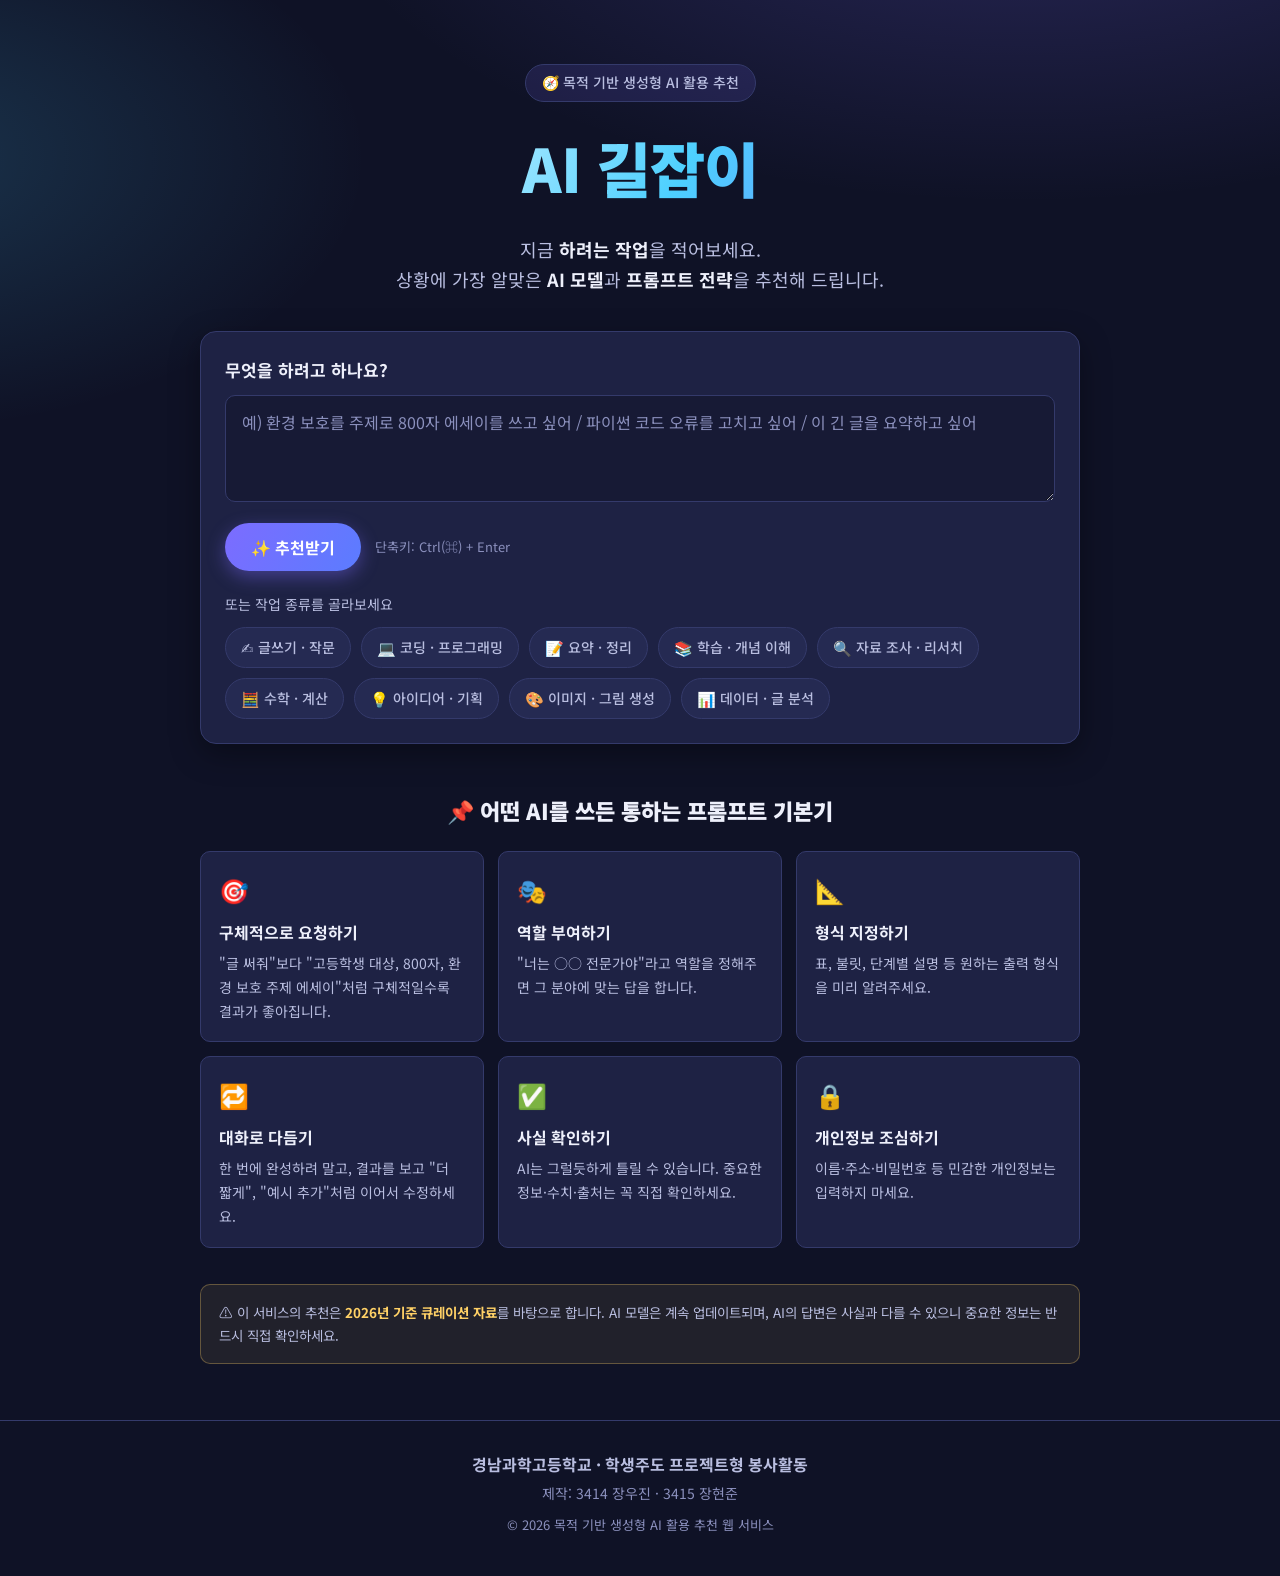
<file: Career-Exploration-claude-korean-text-review-i7c76y/index.html>
<!DOCTYPE html>
<html lang="ko">
<head>
  <meta charset="UTF-8" />
  <meta name="viewport" content="width=device-width, initial-scale=1.0" />
  <title>AI 길잡이 — 목적 기반 생성형 AI 추천</title>
  <meta name="description" content="지금 하려는 작업을 입력하면, 상황에 가장 알맞은 생성형 AI 모델과 프롬프트 전략을 추천해 드립니다. 경남과학고등학교 학생주도 프로젝트." />
  <link rel="preconnect" href="https://fonts.googleapis.com" />
  <link rel="preconnect" href="https://fonts.gstatic.com" crossorigin />
  <link href="https://fonts.googleapis.com/css2?family=Noto+Sans+KR:wght@400;500;700;900&display=swap" rel="stylesheet" />
  <link rel="stylesheet" href="css/style.css" />
</head>
<body>
  <!-- ===================== 헤더 ===================== -->
  <header class="hero">
    <div class="container">
      <p class="hero-badge">🧭 목적 기반 생성형 AI 활용 추천</p>
      <h1 class="hero-title">AI 길잡이</h1>
      <p class="hero-sub">
        지금 <strong>하려는 작업</strong>을 적어보세요.<br />
        상황에 가장 알맞은 <strong>AI 모델</strong>과 <strong>프롬프트 전략</strong>을 추천해 드립니다.
      </p>
    </div>
  </header>

  <main class="container">
    <!-- ===================== 입력 영역 ===================== -->
    <section class="search">
      <label class="search-label" for="task-input">무엇을 하려고 하나요?</label>
      <textarea
        id="task-input"
        class="search-input"
        rows="3"
        placeholder="예) 환경 보호를 주제로 800자 에세이를 쓰고 싶어 / 파이썬 코드 오류를 고치고 싶어 / 이 긴 글을 요약하고 싶어"
      ></textarea>

      <div class="search-actions">
        <button id="recommend-btn" class="btn-primary" type="button">
          ✨ 추천받기
        </button>
        <span class="search-kbd">단축키: Ctrl(⌘) + Enter</span>
      </div>

      <p class="chips-label">또는 작업 종류를 골라보세요</p>
      <div id="category-chips" class="chips"><!-- JS로 채움 --></div>
    </section>

    <!-- ===================== 결과 영역 ===================== -->
    <section id="result" class="result" aria-live="polite"><!-- JS로 채움 --></section>

    <!-- ===================== 공통 프롬프트 팁 ===================== -->
    <section class="tips">
      <h2 class="tips-heading">📌 어떤 AI를 쓰든 통하는 프롬프트 기본기</h2>
      <div id="tips-grid" class="tips-grid"><!-- JS로 채움 --></div>
    </section>

    <!-- ===================== 안내 ===================== -->
    <section class="notice">
      <p>
        ⚠️ 이 서비스의 추천은 <strong>2026년 기준 큐레이션 자료</strong>를 바탕으로 합니다.
        AI 모델은 계속 업데이트되며, AI의 답변은 사실과 다를 수 있으니
        중요한 정보는 반드시 직접 확인하세요.
      </p>
    </section>
  </main>

  <!-- ===================== 푸터 ===================== -->
  <footer class="footer">
    <div class="container">
      <p class="footer-title">경남과학고등학교 · 학생주도 프로젝트형 봉사활동</p>
      <p class="footer-team">제작: 3414 장우진 · 3415 장현준</p>
      <p class="footer-copy">© <span id="year">2026</span> 목적 기반 생성형 AI 활용 추천 웹 서비스</p>
    </div>
  </footer>

  <!-- 데이터셋 먼저, 그 다음 로직 -->
  <script src="js/data.js"></script>
  <script src="js/app.js"></script>
</body>
</html>
</file>
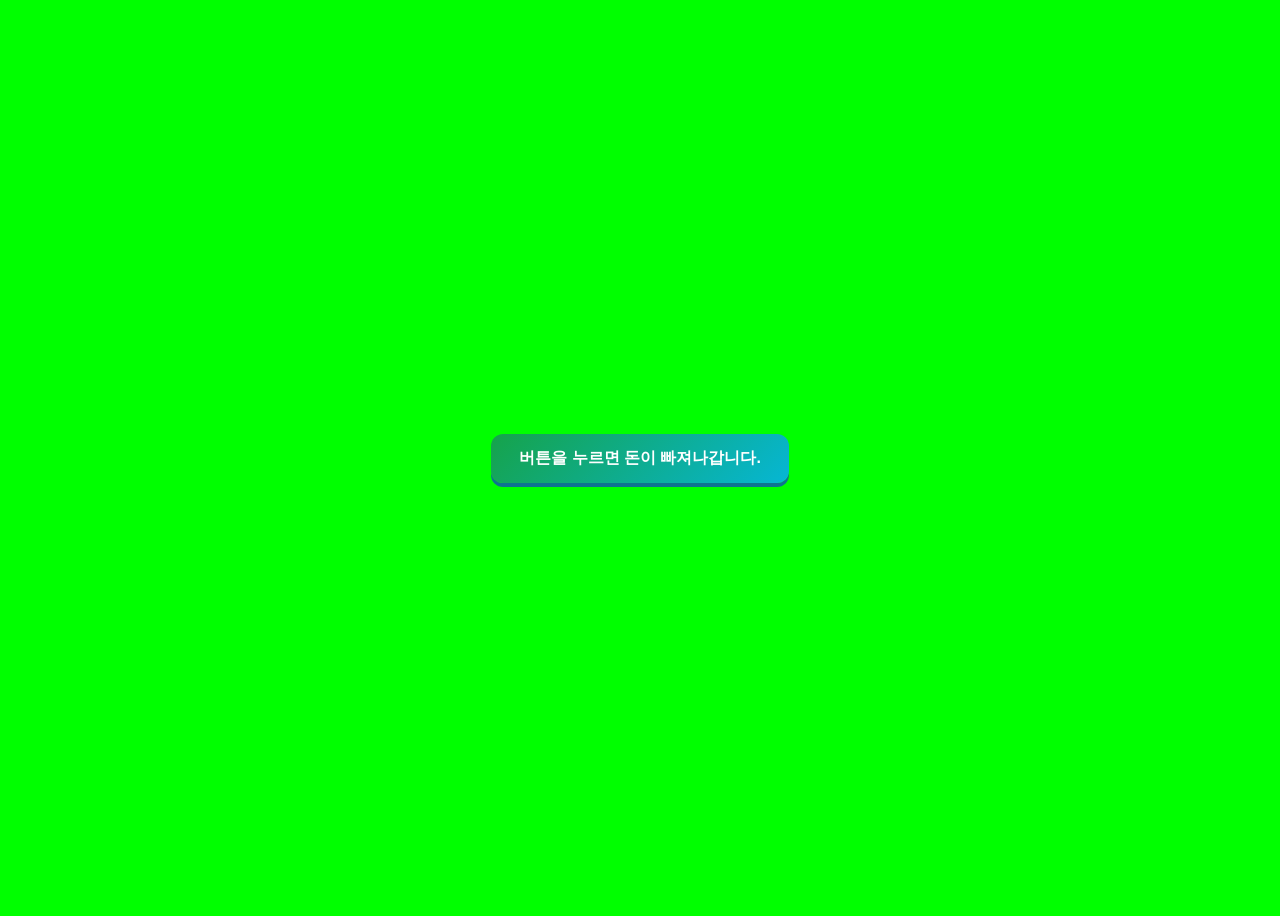
<file: 장재완바보.html>
<!DOCTYPE html>
<html lang="ko">
<head>
  <meta charset="UTF-8">
  <title>장재완 바보</title>
  <style>
    body {
      background: #00ff00;
      display: flex;
      justify-content: center;
      align-items: center;
      height: 100vh;
    }

    button {
      background: linear-gradient(135deg, #16a34a, #06b6d4);
      color: white;
      border: none;
      border-radius: 12px;
      padding: 14px 28px;
      font-size: 16px;
      font-weight: 600;
      cursor: pointer;
      box-shadow: 0 4px 0 #0e7490;
      transition: all 0.2s ease;
    }

    button:hover {
      transform: translateY(-2px);
      box-shadow: 0 6px 0 #0e7490;
      filter: brightness(1.1);
    }

    button:active {
      transform: translateY(2px);
      box-shadow: 0 2px 0 #0e7490;
      filter: brightness(0.9);
    }
  </style>
</head>
<body>
  <button onclick="alert('니 휴대폰은 곧 있으면 폭발한다 ㅋㅋ')">버튼을 누르면 돈이 빠져나갑니다.</button>
</body>
</html>
</file>
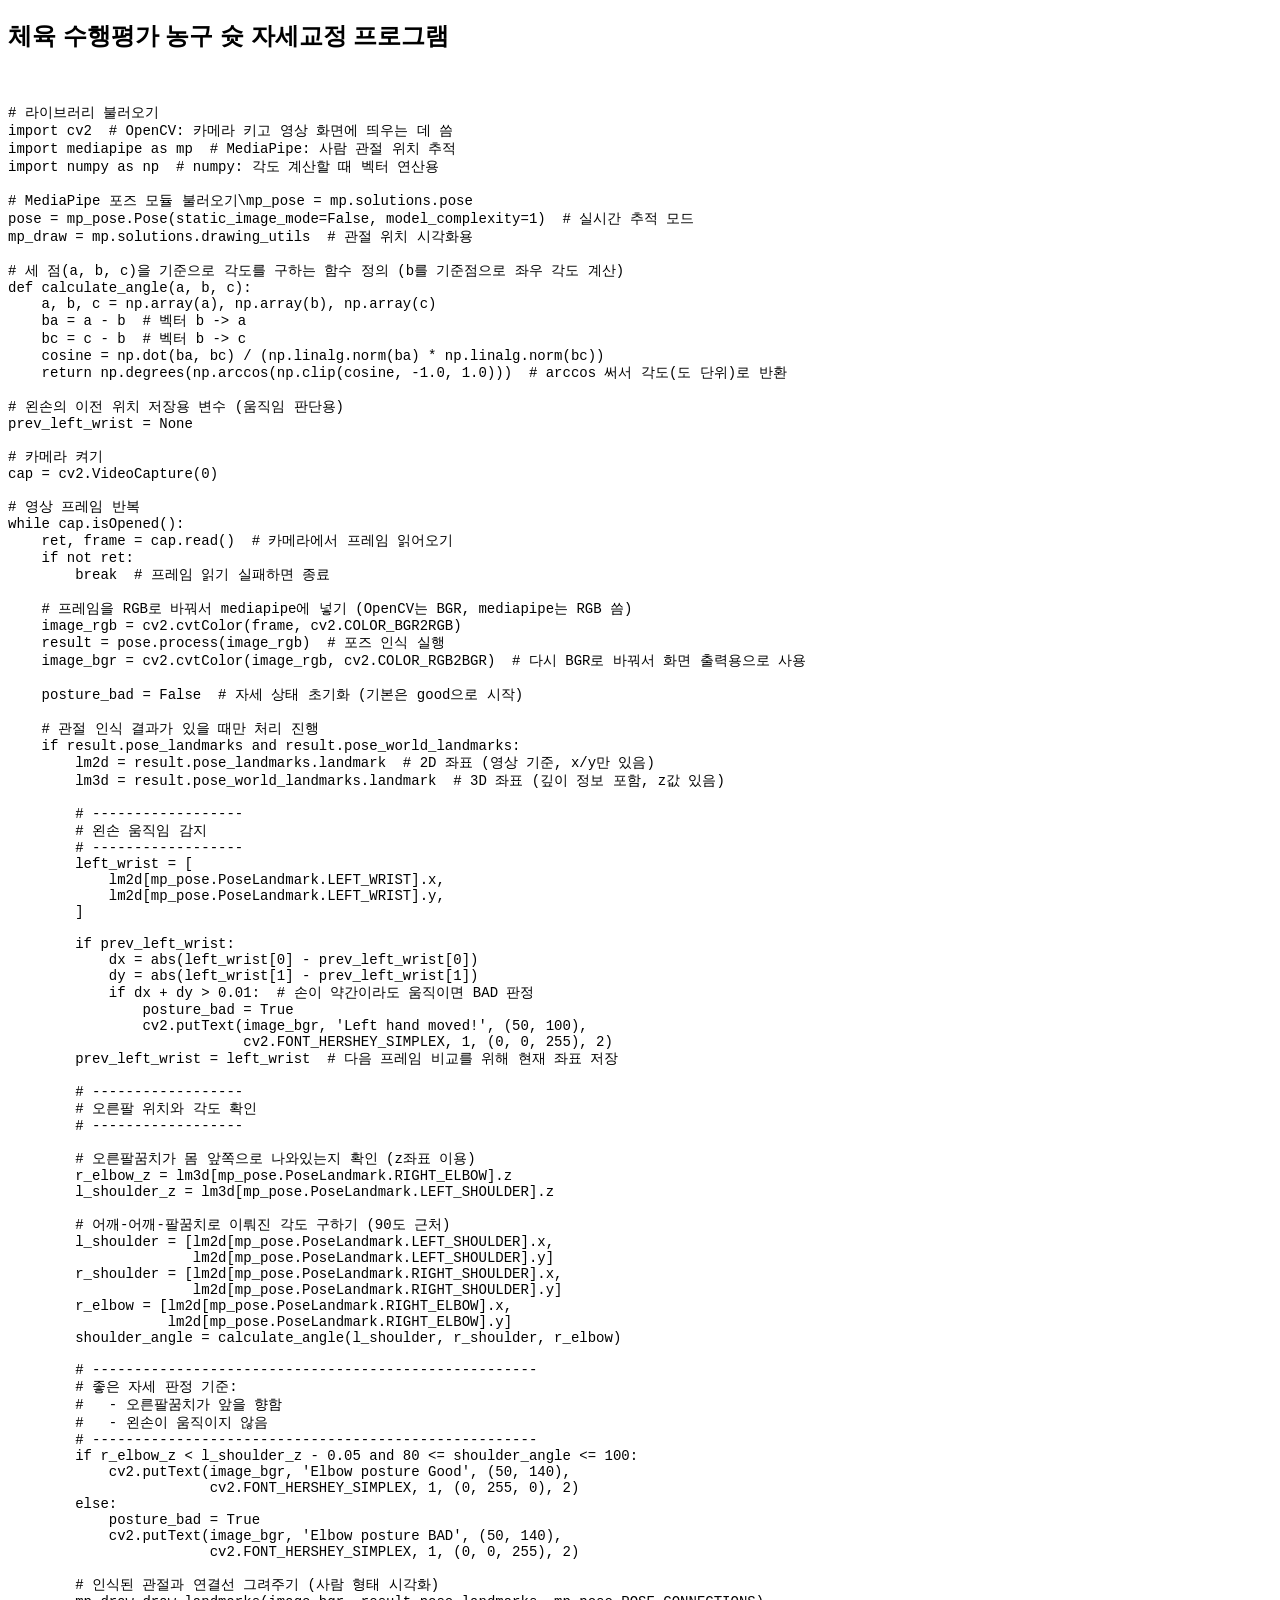
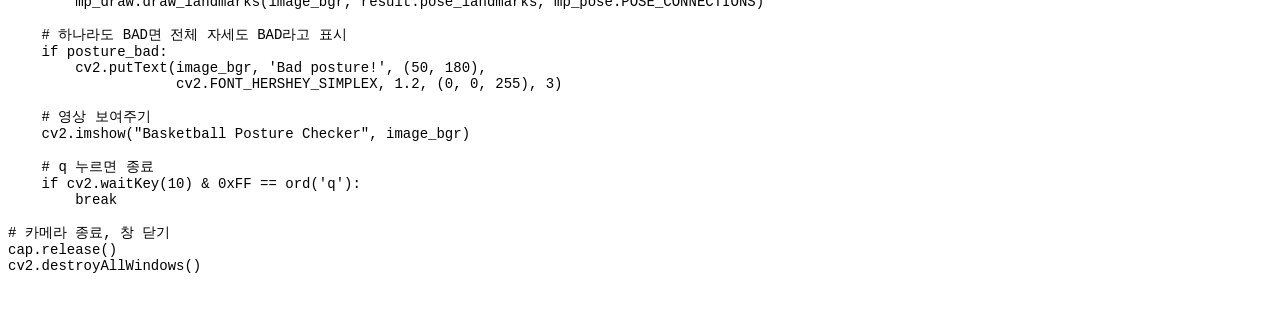
<file: 체육수행.html>
<!DOCTYPE html>
<html lang="ko">
<head>
  <meta charset="UTF-8">
  <title>2219 장현준</title>
  <style>
    body {
      font-family: sans-serif;
      font-weight: 500;
    }

    pre {
      font-family: monospace;
      font-weight: 500;
      white-space: pre;
      overflow: auto;
      font-size: 14px;
    }
  </style>
</head>
<body>
  <h2>체육 수행평가 농구 슛 자세교정 프로그램</h2>
  <pre><code>

# 라이브러리 불러오기
import cv2  # OpenCV: 카메라 키고 영상 화면에 띄우는 데 씀
import mediapipe as mp  # MediaPipe: 사람 관절 위치 추적
import numpy as np  # numpy: 각도 계산할 때 벡터 연산용

# MediaPipe 포즈 모듈 불러오기\mp_pose = mp.solutions.pose
pose = mp_pose.Pose(static_image_mode=False, model_complexity=1)  # 실시간 추적 모드
mp_draw = mp.solutions.drawing_utils  # 관절 위치 시각화용

# 세 점(a, b, c)을 기준으로 각도를 구하는 함수 정의 (b를 기준점으로 좌우 각도 계산)
def calculate_angle(a, b, c):
    a, b, c = np.array(a), np.array(b), np.array(c)
    ba = a - b  # 벡터 b -> a
    bc = c - b  # 벡터 b -> c
    cosine = np.dot(ba, bc) / (np.linalg.norm(ba) * np.linalg.norm(bc))
    return np.degrees(np.arccos(np.clip(cosine, -1.0, 1.0)))  # arccos 써서 각도(도 단위)로 반환

# 왼손의 이전 위치 저장용 변수 (움직임 판단용)
prev_left_wrist = None

# 카메라 켜기
cap = cv2.VideoCapture(0)

# 영상 프레임 반복
while cap.isOpened():
    ret, frame = cap.read()  # 카메라에서 프레임 읽어오기
    if not ret:
        break  # 프레임 읽기 실패하면 종료

    # 프레임을 RGB로 바꿔서 mediapipe에 넣기 (OpenCV는 BGR, mediapipe는 RGB 씀)
    image_rgb = cv2.cvtColor(frame, cv2.COLOR_BGR2RGB)
    result = pose.process(image_rgb)  # 포즈 인식 실행
    image_bgr = cv2.cvtColor(image_rgb, cv2.COLOR_RGB2BGR)  # 다시 BGR로 바꿔서 화면 출력용으로 사용

    posture_bad = False  # 자세 상태 초기화 (기본은 good으로 시작)

    # 관절 인식 결과가 있을 때만 처리 진행
    if result.pose_landmarks and result.pose_world_landmarks:
        lm2d = result.pose_landmarks.landmark  # 2D 좌표 (영상 기준, x/y만 있음)
        lm3d = result.pose_world_landmarks.landmark  # 3D 좌표 (깊이 정보 포함, z값 있음)

        # ------------------
        # 왼손 움직임 감지
        # ------------------
        left_wrist = [
            lm2d[mp_pose.PoseLandmark.LEFT_WRIST].x,
            lm2d[mp_pose.PoseLandmark.LEFT_WRIST].y,
        ]

        if prev_left_wrist:
            dx = abs(left_wrist[0] - prev_left_wrist[0])
            dy = abs(left_wrist[1] - prev_left_wrist[1])
            if dx + dy > 0.01:  # 손이 약간이라도 움직이면 BAD 판정
                posture_bad = True
                cv2.putText(image_bgr, 'Left hand moved!', (50, 100),
                            cv2.FONT_HERSHEY_SIMPLEX, 1, (0, 0, 255), 2)
        prev_left_wrist = left_wrist  # 다음 프레임 비교를 위해 현재 좌표 저장

        # ------------------
        # 오른팔 위치와 각도 확인
        # ------------------

        # 오른팔꿈치가 몸 앞쪽으로 나와있는지 확인 (z좌표 이용)
        r_elbow_z = lm3d[mp_pose.PoseLandmark.RIGHT_ELBOW].z
        l_shoulder_z = lm3d[mp_pose.PoseLandmark.LEFT_SHOULDER].z

        # 어깨-어깨-팔꿈치로 이뤄진 각도 구하기 (90도 근처)
        l_shoulder = [lm2d[mp_pose.PoseLandmark.LEFT_SHOULDER].x,
                      lm2d[mp_pose.PoseLandmark.LEFT_SHOULDER].y]
        r_shoulder = [lm2d[mp_pose.PoseLandmark.RIGHT_SHOULDER].x,
                      lm2d[mp_pose.PoseLandmark.RIGHT_SHOULDER].y]
        r_elbow = [lm2d[mp_pose.PoseLandmark.RIGHT_ELBOW].x,
                   lm2d[mp_pose.PoseLandmark.RIGHT_ELBOW].y]
        shoulder_angle = calculate_angle(l_shoulder, r_shoulder, r_elbow)

        # -----------------------------------------------------
        # 좋은 자세 판정 기준:
        #   - 오른팔꿈치가 앞을 향함
        #   - 왼손이 움직이지 않음
        # -----------------------------------------------------
        if r_elbow_z < l_shoulder_z - 0.05 and 80 <= shoulder_angle <= 100:
            cv2.putText(image_bgr, 'Elbow posture Good', (50, 140),
                        cv2.FONT_HERSHEY_SIMPLEX, 1, (0, 255, 0), 2)
        else:
            posture_bad = True
            cv2.putText(image_bgr, 'Elbow posture BAD', (50, 140),
                        cv2.FONT_HERSHEY_SIMPLEX, 1, (0, 0, 255), 2)

        # 인식된 관절과 연결선 그려주기 (사람 형태 시각화)
        mp_draw.draw_landmarks(image_bgr, result.pose_landmarks, mp_pose.POSE_CONNECTIONS)

    # 하나라도 BAD면 전체 자세도 BAD라고 표시
    if posture_bad:
        cv2.putText(image_bgr, 'Bad posture!', (50, 180),
                    cv2.FONT_HERSHEY_SIMPLEX, 1.2, (0, 0, 255), 3)

    # 영상 보여주기
    cv2.imshow("Basketball Posture Checker", image_bgr)

    # q 누르면 종료
    if cv2.waitKey(10) & 0xFF == ord('q'):
        break

# 카메라 종료, 창 닫기
cap.release()
cv2.destroyAllWindows()

  </code></pre>
</body>
</html>
</file>
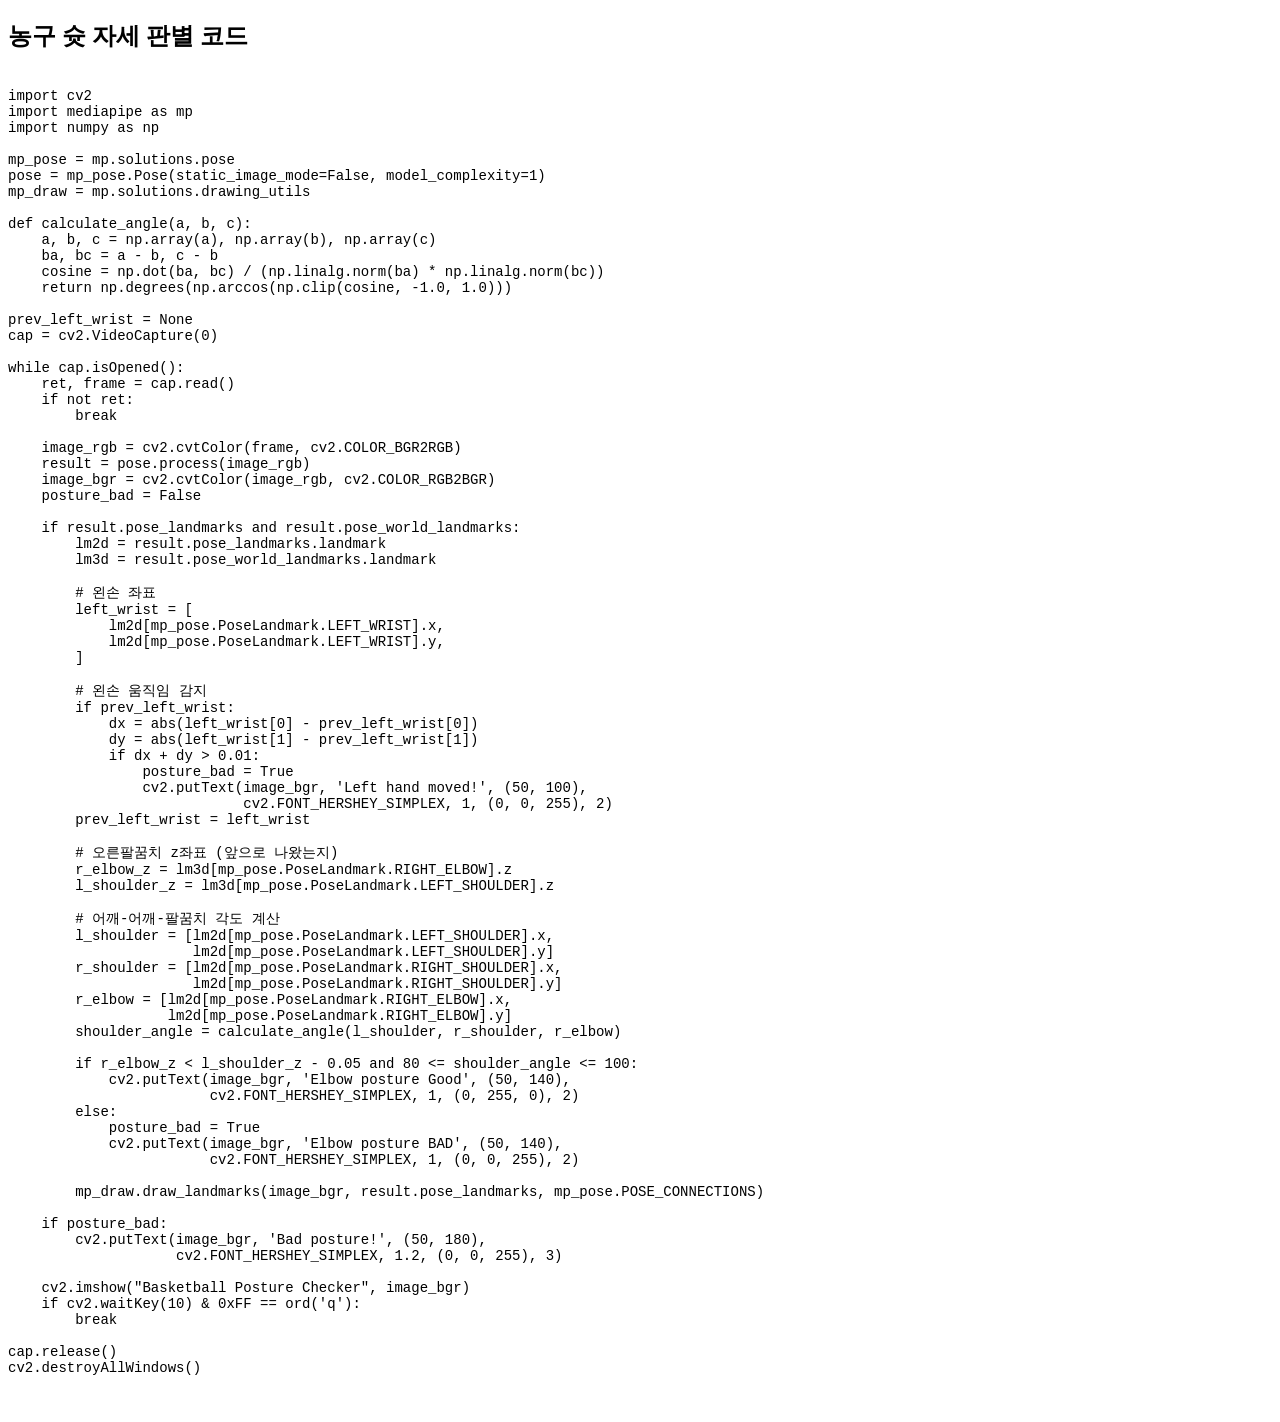
<file: 체육수행코드.html>
<!DOCTYPE html>
<html lang="ko">
<head>
  <meta charset="UTF-8">
  <title>농구 슛 코드</title>
  <style>
    pre {
      font-family: monospace;
      white-space: pre;
      overflow: auto;
      font-size: 14px;
    }
  </style>
</head>
<body>
  <h2>농구 슛 자세 판별 코드</h2>
  <pre><code>
import cv2
import mediapipe as mp
import numpy as np

mp_pose = mp.solutions.pose
pose = mp_pose.Pose(static_image_mode=False, model_complexity=1)
mp_draw = mp.solutions.drawing_utils

def calculate_angle(a, b, c):
    a, b, c = np.array(a), np.array(b), np.array(c)
    ba, bc = a - b, c - b
    cosine = np.dot(ba, bc) / (np.linalg.norm(ba) * np.linalg.norm(bc))
    return np.degrees(np.arccos(np.clip(cosine, -1.0, 1.0)))

prev_left_wrist = None
cap = cv2.VideoCapture(0)

while cap.isOpened():
    ret, frame = cap.read()
    if not ret:
        break

    image_rgb = cv2.cvtColor(frame, cv2.COLOR_BGR2RGB)
    result = pose.process(image_rgb)
    image_bgr = cv2.cvtColor(image_rgb, cv2.COLOR_RGB2BGR)
    posture_bad = False

    if result.pose_landmarks and result.pose_world_landmarks:
        lm2d = result.pose_landmarks.landmark
        lm3d = result.pose_world_landmarks.landmark

        # 왼손 좌표
        left_wrist = [
            lm2d[mp_pose.PoseLandmark.LEFT_WRIST].x,
            lm2d[mp_pose.PoseLandmark.LEFT_WRIST].y,
        ]

        # 왼손 움직임 감지
        if prev_left_wrist:
            dx = abs(left_wrist[0] - prev_left_wrist[0])
            dy = abs(left_wrist[1] - prev_left_wrist[1])
            if dx + dy > 0.01:
                posture_bad = True
                cv2.putText(image_bgr, 'Left hand moved!', (50, 100),
                            cv2.FONT_HERSHEY_SIMPLEX, 1, (0, 0, 255), 2)
        prev_left_wrist = left_wrist

        # 오른팔꿈치 z좌표 (앞으로 나왔는지)
        r_elbow_z = lm3d[mp_pose.PoseLandmark.RIGHT_ELBOW].z
        l_shoulder_z = lm3d[mp_pose.PoseLandmark.LEFT_SHOULDER].z

        # 어깨-어깨-팔꿈치 각도 계산
        l_shoulder = [lm2d[mp_pose.PoseLandmark.LEFT_SHOULDER].x,
                      lm2d[mp_pose.PoseLandmark.LEFT_SHOULDER].y]
        r_shoulder = [lm2d[mp_pose.PoseLandmark.RIGHT_SHOULDER].x,
                      lm2d[mp_pose.PoseLandmark.RIGHT_SHOULDER].y]
        r_elbow = [lm2d[mp_pose.PoseLandmark.RIGHT_ELBOW].x,
                   lm2d[mp_pose.PoseLandmark.RIGHT_ELBOW].y]
        shoulder_angle = calculate_angle(l_shoulder, r_shoulder, r_elbow)

        if r_elbow_z < l_shoulder_z - 0.05 and 80 <= shoulder_angle <= 100:
            cv2.putText(image_bgr, 'Elbow posture Good', (50, 140),
                        cv2.FONT_HERSHEY_SIMPLEX, 1, (0, 255, 0), 2)
        else:
            posture_bad = True
            cv2.putText(image_bgr, 'Elbow posture BAD', (50, 140),
                        cv2.FONT_HERSHEY_SIMPLEX, 1, (0, 0, 255), 2)

        mp_draw.draw_landmarks(image_bgr, result.pose_landmarks, mp_pose.POSE_CONNECTIONS)

    if posture_bad:
        cv2.putText(image_bgr, 'Bad posture!', (50, 180),
                    cv2.FONT_HERSHEY_SIMPLEX, 1.2, (0, 0, 255), 3)

    cv2.imshow("Basketball Posture Checker", image_bgr)
    if cv2.waitKey(10) & 0xFF == ord('q'):
        break

cap.release()
cv2.destroyAllWindows()

  </code></pre>
</body>
</html>
</file>
<file: Career-Exploration-claude-korean-text-review-i7c76y/css/style.css>
/* =============================================================================
 *  style.css — AI 길잡이
 *  목적 기반 생성형 AI 활용 추천 웹 서비스
 * ========================================================================== */

/* ---------- 디자인 토큰 ---------- */
:root {
  --bg: #0f1226;
  --bg-soft: #171a35;
  --card: #1e2244;
  --card-2: #252a52;
  --line: #343a6b;
  --text: #eef0fb;
  --text-soft: #b9bee0;
  --muted: #8b90bd;
  --brand: #7c6cff;
  --brand-2: #4dd0ff;
  --accent: #ffd166;
  --good: #4ade80;
  --radius: 16px;
  --radius-sm: 10px;
  --shadow: 0 10px 30px rgba(0, 0, 0, 0.35);
  --max: 920px;
}

/* ---------- 기본 ---------- */
* { box-sizing: border-box; }

html { scroll-behavior: smooth; }

body {
  margin: 0;
  font-family: "Noto Sans KR", system-ui, -apple-system, sans-serif;
  background:
    radial-gradient(1200px 600px at 80% -10%, rgba(124, 108, 255, 0.25), transparent 60%),
    radial-gradient(900px 500px at -10% 10%, rgba(77, 208, 255, 0.18), transparent 55%),
    var(--bg);
  color: var(--text);
  line-height: 1.7;
  -webkit-font-smoothing: antialiased;
}

.container {
  width: 100%;
  max-width: var(--max);
  margin: 0 auto;
  padding: 0 20px;
}

a { color: var(--brand-2); }

/* ---------- 헤더 ---------- */
.hero {
  text-align: center;
  padding: 64px 0 36px;
}

.hero-badge {
  display: inline-block;
  margin: 0 0 14px;
  padding: 6px 16px;
  font-size: 14px;
  font-weight: 500;
  color: var(--text-soft);
  background: rgba(124, 108, 255, 0.14);
  border: 1px solid var(--line);
  border-radius: 999px;
}

.hero-title {
  margin: 0 0 16px;
  font-size: clamp(38px, 8vw, 60px);
  font-weight: 900;
  letter-spacing: -0.02em;
  background: linear-gradient(120deg, #fff 10%, var(--brand-2) 55%, var(--brand) 100%);
  -webkit-background-clip: text;
  background-clip: text;
  color: transparent;
}

.hero-sub {
  margin: 0 auto;
  max-width: 560px;
  font-size: clamp(15px, 3.6vw, 18px);
  color: var(--text-soft);
}
.hero-sub strong { color: var(--text); }

/* ---------- 입력 영역 ---------- */
.search {
  background: var(--card);
  border: 1px solid var(--line);
  border-radius: var(--radius);
  padding: 24px;
  box-shadow: var(--shadow);
}

.search-label {
  display: block;
  margin-bottom: 10px;
  font-weight: 700;
  font-size: 17px;
}

.search-input {
  width: 100%;
  resize: vertical;
  padding: 14px 16px;
  font-family: inherit;
  font-size: 16px;
  line-height: 1.6;
  color: var(--text);
  background: var(--bg-soft);
  border: 1px solid var(--line);
  border-radius: var(--radius-sm);
  transition: border-color 0.15s, box-shadow 0.15s;
}
.search-input::placeholder { color: var(--muted); }
.search-input:focus {
  outline: none;
  border-color: var(--brand);
  box-shadow: 0 0 0 3px rgba(124, 108, 255, 0.25);
}

.search-actions {
  display: flex;
  align-items: center;
  gap: 14px;
  margin-top: 14px;
  flex-wrap: wrap;
}

.btn-primary {
  cursor: pointer;
  padding: 12px 26px;
  font-family: inherit;
  font-size: 16px;
  font-weight: 700;
  color: #fff;
  background: linear-gradient(120deg, var(--brand), #5b7cff);
  border: none;
  border-radius: 999px;
  transition: transform 0.12s, box-shadow 0.12s, filter 0.12s;
  box-shadow: 0 6px 18px rgba(124, 108, 255, 0.4);
}
.btn-primary:hover { transform: translateY(-1px); filter: brightness(1.07); }
.btn-primary:active { transform: translateY(0); }

.search-kbd { font-size: 13px; color: var(--muted); }

.chips-label {
  margin: 22px 0 10px;
  font-size: 14px;
  color: var(--text-soft);
}

.chips { display: flex; flex-wrap: wrap; gap: 10px; }

.chip {
  cursor: pointer;
  display: inline-flex;
  align-items: center;
  gap: 4px;
  padding: 9px 15px;
  font-family: inherit;
  font-size: 14px;
  font-weight: 500;
  color: var(--text-soft);
  background: var(--card-2);
  border: 1px solid var(--line);
  border-radius: 999px;
  transition: all 0.14s;
}
.chip:hover {
  color: #fff;
  border-color: var(--brand);
  background: rgba(124, 108, 255, 0.2);
  transform: translateY(-1px);
}
.chip-icon { font-size: 15px; }

/* 입력창 흔들기 (빈 입력 경고) */
.shake { animation: shake 0.4s; }
@keyframes shake {
  0%, 100% { transform: translateX(0); }
  20%, 60% { transform: translateX(-6px); }
  40%, 80% { transform: translateX(6px); }
}

/* ---------- 결과 영역 ---------- */
.result {
  margin-top: 28px;
  opacity: 0;
  transform: translateY(8px);
  transition: opacity 0.3s, transform 0.3s;
}
.result.is-visible { opacity: 1; transform: translateY(0); }

.result-card {
  background: var(--card);
  border: 1px solid var(--line);
  border-radius: var(--radius);
  padding: 26px;
  box-shadow: var(--shadow);
}
.result-card--empty { text-align: center; color: var(--text-soft); }
.result-card--empty h3 { color: var(--text); }
.result-hint { font-size: 14px; color: var(--muted); }

.result-head {
  display: flex;
  align-items: flex-start;
  gap: 16px;
  padding-bottom: 18px;
  border-bottom: 1px solid var(--line);
  margin-bottom: 18px;
}
.result-icon {
  font-size: 40px;
  line-height: 1;
  flex-shrink: 0;
}
.result-eyebrow {
  margin: 0;
  font-size: 13px;
  color: var(--muted);
}
.result-title {
  margin: 2px 0 4px;
  font-size: 24px;
  font-weight: 900;
}
.result-desc { margin: 0; font-size: 14px; color: var(--text-soft); }

.result-matched {
  margin: 0 0 18px;
  font-size: 13px;
  color: var(--muted);
}
.kw {
  display: inline-block;
  padding: 2px 8px;
  margin: 2px;
  background: rgba(77, 208, 255, 0.14);
  border: 1px solid var(--line);
  border-radius: 6px;
  color: var(--brand-2);
}

.result-section { margin-top: 24px; }
.section-title {
  margin: 0 0 14px;
  font-size: 17px;
  font-weight: 700;
}

/* 모델 카드 */
.model-grid {
  display: grid;
  grid-template-columns: repeat(auto-fit, minmax(220px, 1fr));
  gap: 14px;
}
.model-card {
  background: var(--bg-soft);
  border: 1px solid var(--line);
  border-radius: var(--radius-sm);
  padding: 16px;
}
.model-card--best {
  border-color: var(--brand);
  background: linear-gradient(180deg, rgba(124, 108, 255, 0.16), rgba(124, 108, 255, 0.04));
  box-shadow: 0 0 0 1px rgba(124, 108, 255, 0.35) inset;
}
.model-card__head {
  display: flex;
  justify-content: space-between;
  align-items: center;
  margin-bottom: 8px;
}
.model-rank {
  font-size: 12px;
  font-weight: 700;
  color: var(--accent);
}
.model-card--best .model-rank { color: var(--brand-2); }
.model-link {
  font-size: 12px;
  text-decoration: none;
  color: var(--muted);
}
.model-link:hover { color: var(--brand-2); }
.model-name { margin: 0 0 6px; font-size: 17px; font-weight: 700; }
.model-vendor { font-size: 13px; font-weight: 400; color: var(--muted); }
.model-summary { margin: 0 0 10px; font-size: 14px; color: var(--text-soft); }
.model-strengths {
  margin: 0 0 10px;
  padding-left: 18px;
  font-size: 13px;
  color: var(--text-soft);
}
.model-strengths li { margin-bottom: 3px; }
.model-free { margin: 0; font-size: 12px; color: var(--muted); }

/* 프롬프트 전략 */
.strategy-tips {
  margin: 0;
  padding-left: 20px;
  color: var(--text-soft);
}
.strategy-tips li { margin-bottom: 8px; }

/* 템플릿 박스 */
.template-box {
  position: relative;
  background: #0c0e22;
  border: 1px solid var(--line);
  border-radius: var(--radius-sm);
  padding: 16px;
}
.template-text {
  margin: 0;
  padding-right: 64px;
  font-family: "SFMono-Regular", Consolas, "Noto Sans KR", monospace;
  font-size: 13.5px;
  line-height: 1.7;
  color: var(--text);
  white-space: pre-wrap;
  word-break: break-word;
}
.copy-btn {
  position: absolute;
  top: 12px;
  right: 12px;
  cursor: pointer;
  padding: 6px 14px;
  font-family: inherit;
  font-size: 13px;
  font-weight: 700;
  color: #fff;
  background: var(--brand);
  border: none;
  border-radius: 8px;
  transition: background 0.14s;
}
.copy-btn:hover { background: #6a59ff; }
.copy-btn.is-copied { background: var(--good); }
.template-hint { margin: 10px 0 0; font-size: 13px; color: var(--muted); }

/* ---------- 공통 팁 ---------- */
.tips { margin-top: 48px; }
.tips-heading {
  text-align: center;
  font-size: 22px;
  font-weight: 900;
  margin-bottom: 22px;
}
.tips-grid {
  display: grid;
  grid-template-columns: repeat(auto-fit, minmax(240px, 1fr));
  gap: 14px;
}
.tip-card {
  background: var(--card);
  border: 1px solid var(--line);
  border-radius: var(--radius-sm);
  padding: 18px;
}
.tip-icon { font-size: 24px; }
.tip-title { margin: 8px 0 6px; font-size: 16px; font-weight: 700; }
.tip-text { margin: 0; font-size: 14px; color: var(--text-soft); }

/* ---------- 안내 ---------- */
.notice {
  margin: 36px 0 0;
  padding: 16px 18px;
  font-size: 13.5px;
  color: var(--text-soft);
  background: rgba(255, 209, 102, 0.08);
  border: 1px solid rgba(255, 209, 102, 0.3);
  border-radius: var(--radius-sm);
}
.notice p { margin: 0; }
.notice strong { color: var(--accent); }

/* ---------- 푸터 ---------- */
.footer {
  margin-top: 56px;
  padding: 30px 0 40px;
  text-align: center;
  border-top: 1px solid var(--line);
  color: var(--muted);
}
.footer-title { margin: 0 0 4px; font-weight: 700; color: var(--text-soft); }
.footer-team { margin: 0 0 8px; font-size: 14px; }
.footer-copy { margin: 0; font-size: 13px; }

/* ---------- 반응형 ---------- */
@media (max-width: 560px) {
  .hero { padding: 44px 0 26px; }
  .search { padding: 18px; }
  .result-card { padding: 18px; }
  .search-actions { gap: 10px; }
  .btn-primary { width: 100%; }
}
</file>
